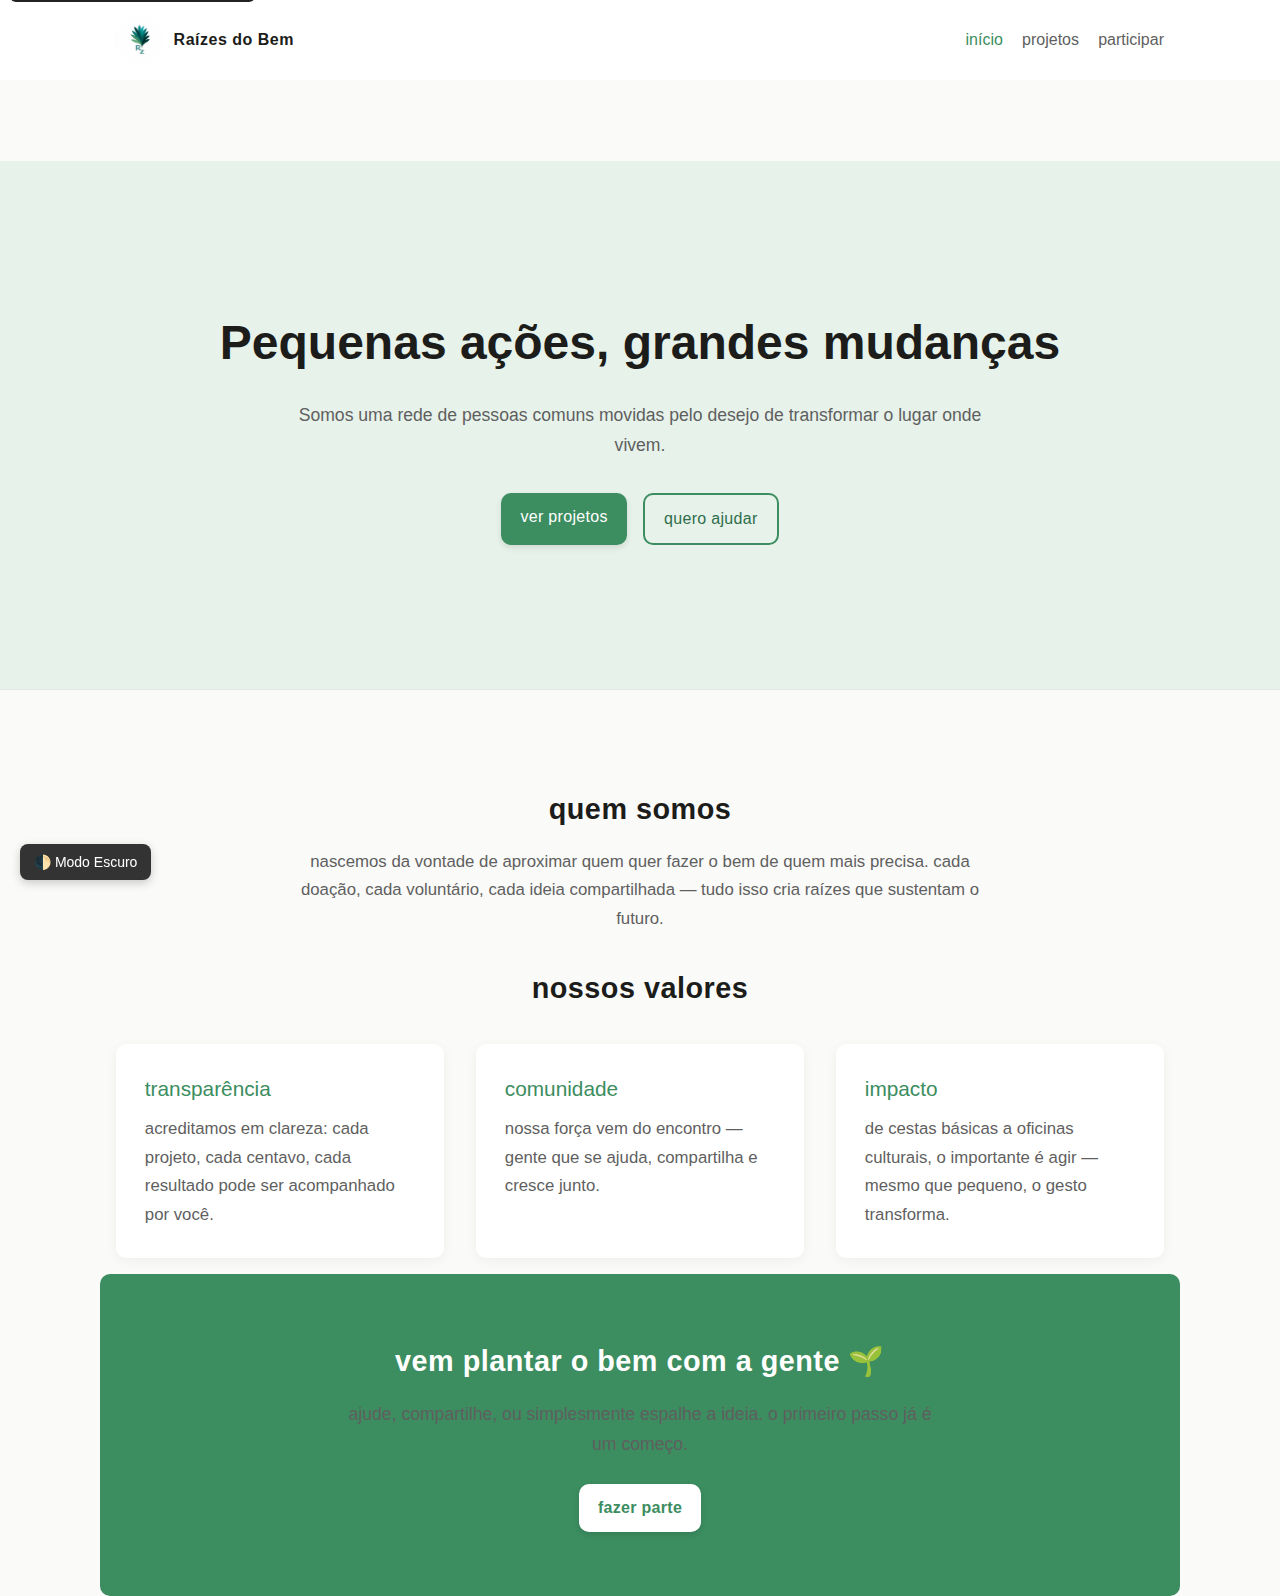
<file: index.html>
<!doctype html>
<html lang="pt-BR">
<head>
  <meta charset="utf-8">
  <meta name="viewport" content="width=device-width, initial-scale=1">
  <title>Raízes do Bem — Conectando gente que faz</title>
  <meta name="description" content="Raízes do Bem é uma rede que conecta pessoas e causas reais. Cada gesto conta.">
  <link rel="stylesheet" href="css/main.css">
</head>
<body>
  <a href="#main-content" class="skip-link">Pular para o conteúdo principal</a>


  <!-- Cabeçalho -->
  <header class="site-header">
    <div class="container header-inner">
      <a href="index.html" class="brand">
  <img src="assets/img/logo.jpg" alt="Logo Raízes do Bem" width="48" height="48">
  <span>Raízes do Bem</span>
</a>


      <nav class="main-nav" aria-label="Menu principal">
        <ul>
          <li><a href="index.html" aria-current="page">início</a></li>
          <li><a href="projetos.html">projetos</a></li>
          <li><a href="cadastro.html">participar</a></li>
        </ul>
      </nav>
    </div>
  </header>

  <!-- Conteúdo principal -->
  <main>
    <main id="main-content"></main>

    <!-- Seção de destaque -->
    <section class="hero">
      <div class="container">
        <h1>Pequenas ações, grandes mudanças</h1>
        <p class="intro">Somos uma rede de pessoas comuns movidas pelo desejo de transformar o lugar onde vivem.</p>
        <div class="hero-buttons">
          <a href="projetos.html" class="btn primary">ver projetos</a>
          <a href="cadastro.html" class="btn secondary">quero ajudar</a>
        </div>
      </div>
    </section>

    <!-- Seção sobre -->
    <section class="about container">
      <h2>quem somos</h2>
      <p>nascemos da vontade de aproximar quem quer fazer o bem de quem mais precisa. cada doação, cada voluntário, cada ideia compartilhada — tudo isso cria raízes que sustentam o futuro.</p>
    </section>

    <!-- Seção com pilares -->
    <section class="values container">
        <h2>nossos valores</h2>
      <div class="grid">
        <article>
          <h3>transparência</h3>
          <p>acreditamos em clareza: cada projeto, cada centavo, cada resultado pode ser acompanhado por você.</p>
        </article>
        <article>
          <h3>comunidade</h3>
          <p>nossa força vem do encontro — gente que se ajuda, compartilha e cresce junto.</p>
        </article>
        <article>
          <h3>impacto</h3>
          <p>de cestas básicas a oficinas culturais, o importante é agir — mesmo que pequeno, o gesto transforma.</p>
        </article>
      </div>
    </section>

    <!-- Seção final -->
    <section class="cta container">
      <h2>vem plantar o bem com a gente 🌱</h2>
      <p>ajude, compartilhe, ou simplesmente espalhe a ideia. o primeiro passo já é um começo.</p>
      <a href="cadastro.html" class="btn primary">fazer parte</a>
    </section>
<script src="js/scripts.js" defer></script>

  </main>
  


  <!-- Rodapé -->
</file>
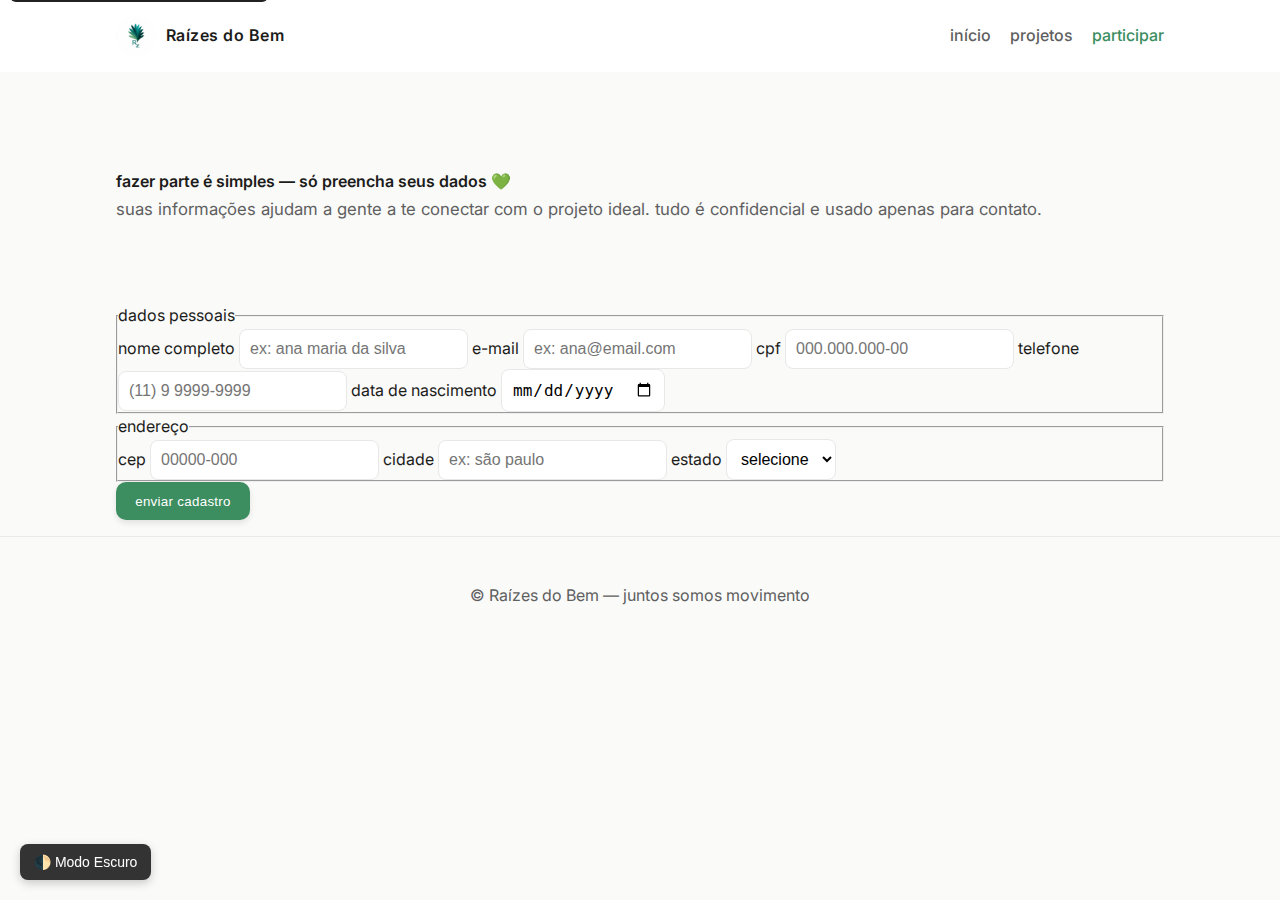
<file: cadastro.html>
<!doctype html>
<html lang="pt-BR">
<head>
  <meta charset="utf-8">
  <meta name="viewport" content="width=device-width,initial-scale=1">
  <title>Cadastro — Raízes do Bem</title>
  <meta name="description" content="Cadastre-se para ser voluntário ou apoiador da Raízes do Bem.">
  <link href="https://fonts.googleapis.com/css2?family=Inter:wght@400;500;600&display=swap" rel="stylesheet">
  <link rel="stylesheet" href="css/main.css">
</head>
<body>
  <a href="#main-content" class="skip-link">Pular para o conteúdo principal</a>


  <!-- Cabeçalho -->
  <header class="site-header">
    <div class="container header-inner">
      <a href="index.html" class="brand">
        <img src="assets/img/logo.jpg" alt="Logo Raízes do Bem" width="40" height="40">
        <span>Raízes do Bem</span>
      </a>

      <nav class="main-nav" aria-label="Menu principal">
        <ul>
          <li><a href="index.html">início</a></li>
          <li><a href="projetos.html">projetos</a></li>
          <li><a href="cadastro.html" aria-current="page">participar</a></li>
        </ul>
      </nav>
    </div>
  </header>

  <!-- Conteúdo principal -->
  <main class="container">
    <section>
      <h1>fazer parte é simples — só preencha seus dados 💚</h1>
      <p class="intro">suas informações ajudam a gente a te conectar com o projeto ideal. tudo é confidencial e usado apenas para contato.</p>
    </section>

    <form id="formCadastro" novalidate>
      
      <fieldset>
        <legend>dados pessoais</legend>

        <label for="nome">nome completo</label>
        <input id="nome" name="nome" type="text" required minlength="3" placeholder="ex: ana maria da silva">

        <label for="email">e-mail</label>
        <input id="email" name="email" type="email" required placeholder="ex: ana@email.com">

        <label for="cpf">cpf</label>
        <input id="cpf" name="cpf" type="text" inputmode="numeric" required pattern="\d{3}\.\d{3}\.\d{3}\-\d{2}" placeholder="000.000.000-00">

        <label for="telefone">telefone</label>
        <input id="telefone" name="telefone" type="tel" inputmode="tel" required placeholder="(11) 9 9999-9999">

        <label for="nascimento">data de nascimento</label>
        <input id="nascimento" name="nascimento" type="date" required>
      </fieldset>

      <fieldset>
        <legend>endereço</legend>

        <label for="cep">cep</label>
        <input id="cep" name="cep" type="text" inputmode="numeric" required placeholder="00000-000">

        <label for="cidade">cidade</label>
        <input id="cidade" name="cidade" type="text" required placeholder="ex: são paulo">

        <label for="estado">estado</label>
        <select id="estado" name="estado" required>
          <option value="">selecione</option>
          <option value="SP">SP</option>
          <option value="RJ">RJ</option>
          <option value="MG">MG</option>
          <option value="RS">RS</option>
          <option value="PR">PR</option>
          <option value="BA">BA</option>
          <option value="PE">PE</option>
          <option value="CE">CE</option>
          <option value="DF">DF</option>
        </select>
      </fieldset>

      <p>
        <button class="btn primary" type="submit">enviar cadastro</button>
      </p>

      <div id="formMsg" role="status" aria-live="polite"></div>
    </form>

  </main>
  <main id="main-content">


  <!-- Rodapé -->
  <footer class="site-footer">
    <div class="container">
      <p>© <span id="year"></span> Raízes do Bem — juntos somos movimento</p>
    </div>
  </footer>

  <script src="js/scripts.js" defer></script>

</body>
</html>
</file>
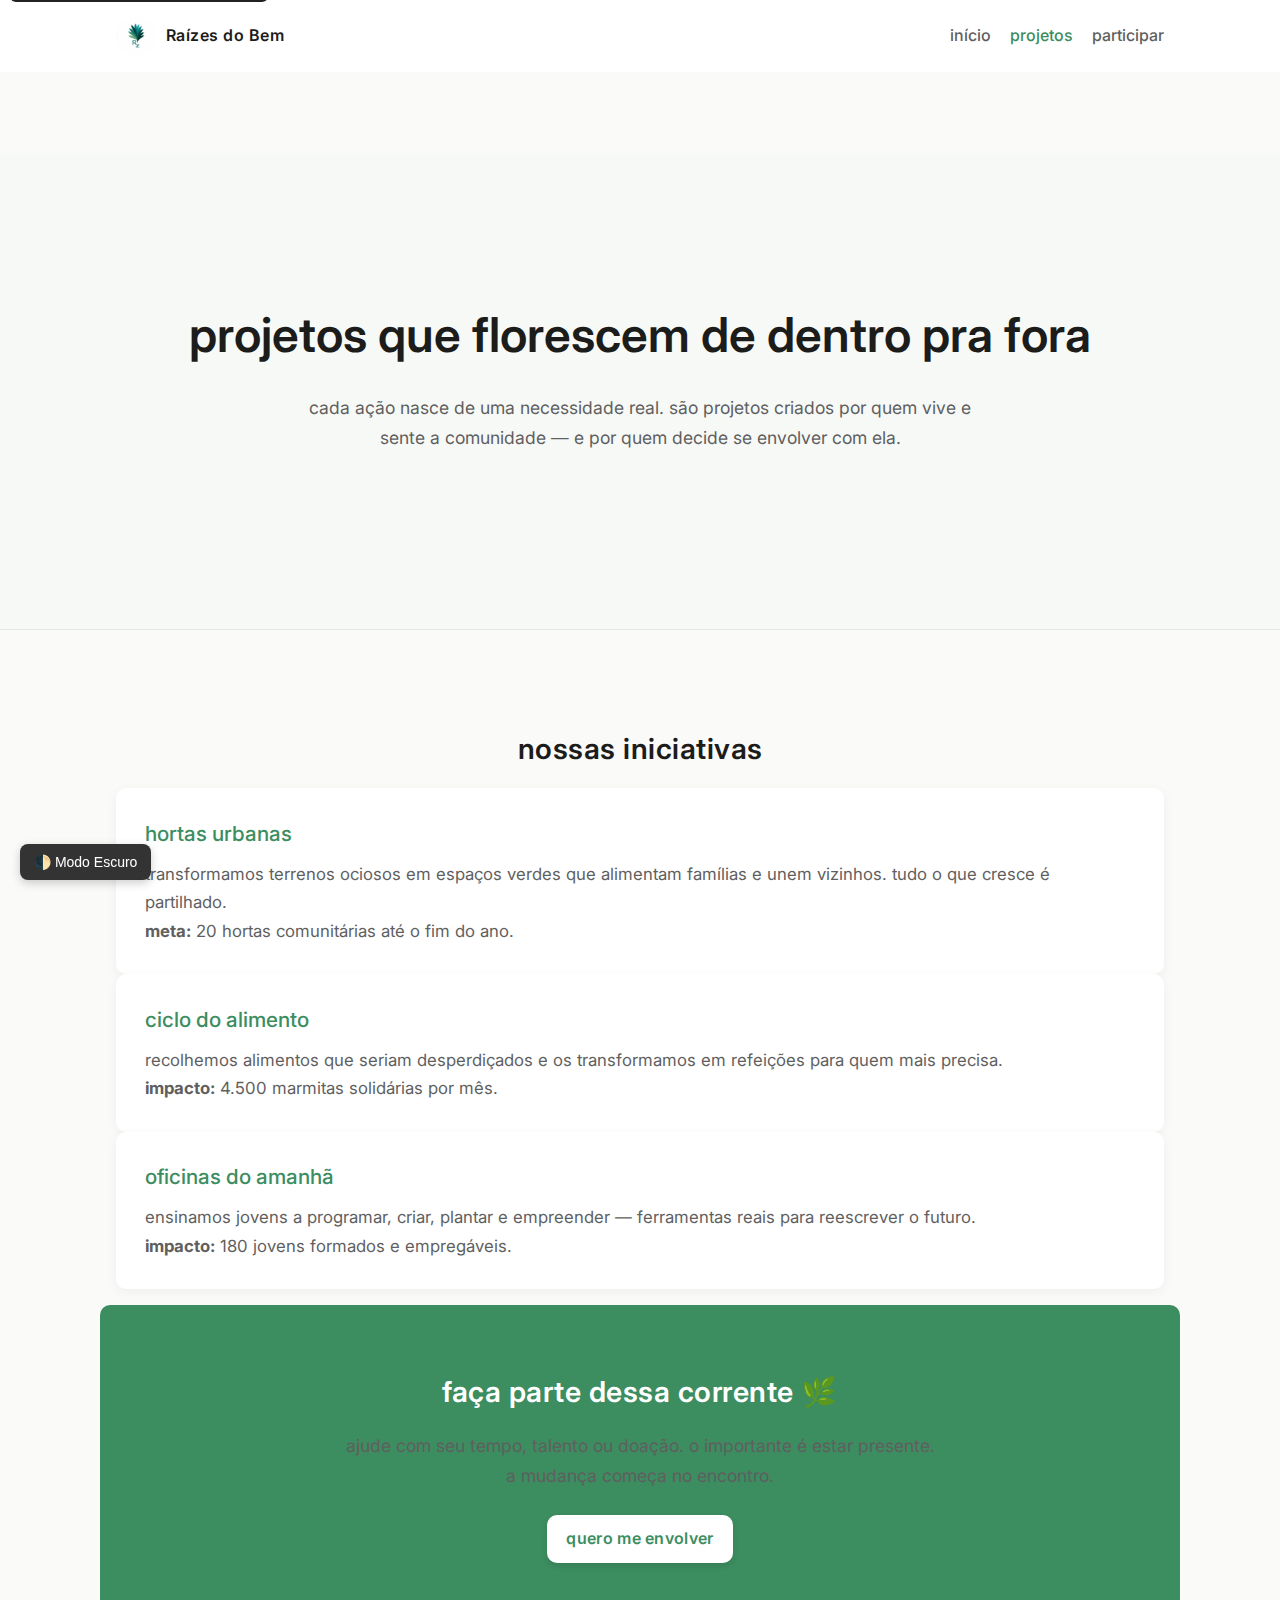
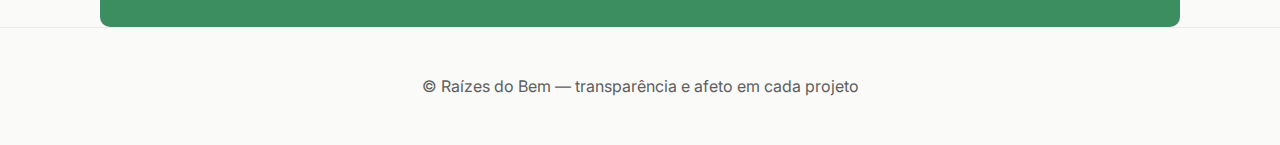
<file: projetos.html>
<!doctype html>
<html lang="pt-BR">
<head>
  <meta charset="utf-8">
  <meta name="viewport" content="width=device-width,initial-scale=1">
  <title>Projetos — Raízes do Bem</title>
  <meta name="description" content="Conheça os projetos sociais e ambientais da Raízes do Bem.">
  <link href="https://fonts.googleapis.com/css2?family=Inter:wght@400;500;600&display=swap" rel="stylesheet">
  <link rel="stylesheet" href="css/main.css">
</head>
<body>
  <a href="#main-content" class="skip-link">Pular para o conteúdo principal</a>


  <!-- Cabeçalho -->
  <header class="site-header">
    <div class="container header-inner">
      <a href="index.html" class="brand">
        <img src="assets/img/logo.jpg" alt="Logo Raízes do Bem" width="40" height="40">
        <span>Raízes do Bem</span>
      </a>

      <nav class="main-nav" aria-label="Menu principal">
        <ul>
          <li><a href="index.html">início</a></li>
          <li><a href="projetos.html" aria-current="page">projetos</a></li>
          <li><a href="cadastro.html">participar</a></li>
        </ul>
      </nav>
    </div>
  </header>

  <!-- Conteúdo principal -->
  <main>
    <main id="main-content">


    <!-- Introdução dos projetos -->
    <section class="hero" style="background: #f7f9f7;">
      <div class="container">
        <h1>projetos que florescem de dentro pra fora</h1>
        <p class="intro">cada ação nasce de uma necessidade real. são projetos criados por quem vive e sente a comunidade — e por quem decide se envolver com ela.</p>
      </div>
    </section>

    <!-- Lista de projetos -->
    <section class="container" aria-labelledby="lista-projetos">
      <h2 id="lista-projetos">nossas iniciativas</h2>

      <div class="values grid">
        <article>
          <h3>hortas urbanas</h3>
          <p>transformamos terrenos ociosos em espaços verdes que alimentam famílias e unem vizinhos. tudo o que cresce é partilhado.</p>
          <p><strong>meta:</strong> 20 hortas comunitárias até o fim do ano.</p>
        </article>

        <article>
          <h3>ciclo do alimento</h3>
          <p>recolhemos alimentos que seriam desperdiçados e os transformamos em refeições para quem mais precisa.</p>
          <p><strong>impacto:</strong> 4.500 marmitas solidárias por mês.</p>
        </article>

        <article>
          <h3>oficinas do amanhã</h3>
          <p>ensinamos jovens a programar, criar, plantar e empreender — ferramentas reais para reescrever o futuro.</p>
          <p><strong>impacto:</strong> 180 jovens formados e empregáveis.</p>
        </article>
      </div>
    </section>

    <!-- Seção para voluntários e doadores -->
    <section class="cta container">
      <h2>faça parte dessa corrente 🌿</h2>
      <p>ajude com seu tempo, talento ou doação. o importante é estar presente. a mudança começa no encontro.</p>
      <a href="cadastro.html" class="btn primary">quero me envolver</a>
    </section>

  </main>

  <!-- Rodapé -->
  <footer class="site-footer">
    <div class="container">
      <p>© <span id="year"></span> Raízes do Bem — transparência e afeto em cada projeto</p>
    </div>
  </footer>

  <script src="js/scripts.js" defer></script>

</body>
</html>
</file>
<file: css/main.css>
@import "base.css";
@import "layout.css";
@import "components.css";
/* pages.css pode ser adicionado se você quiser estilos específicos por página */
/* css/main.css — importa todos os arquivos CSS necessários */
</file>
